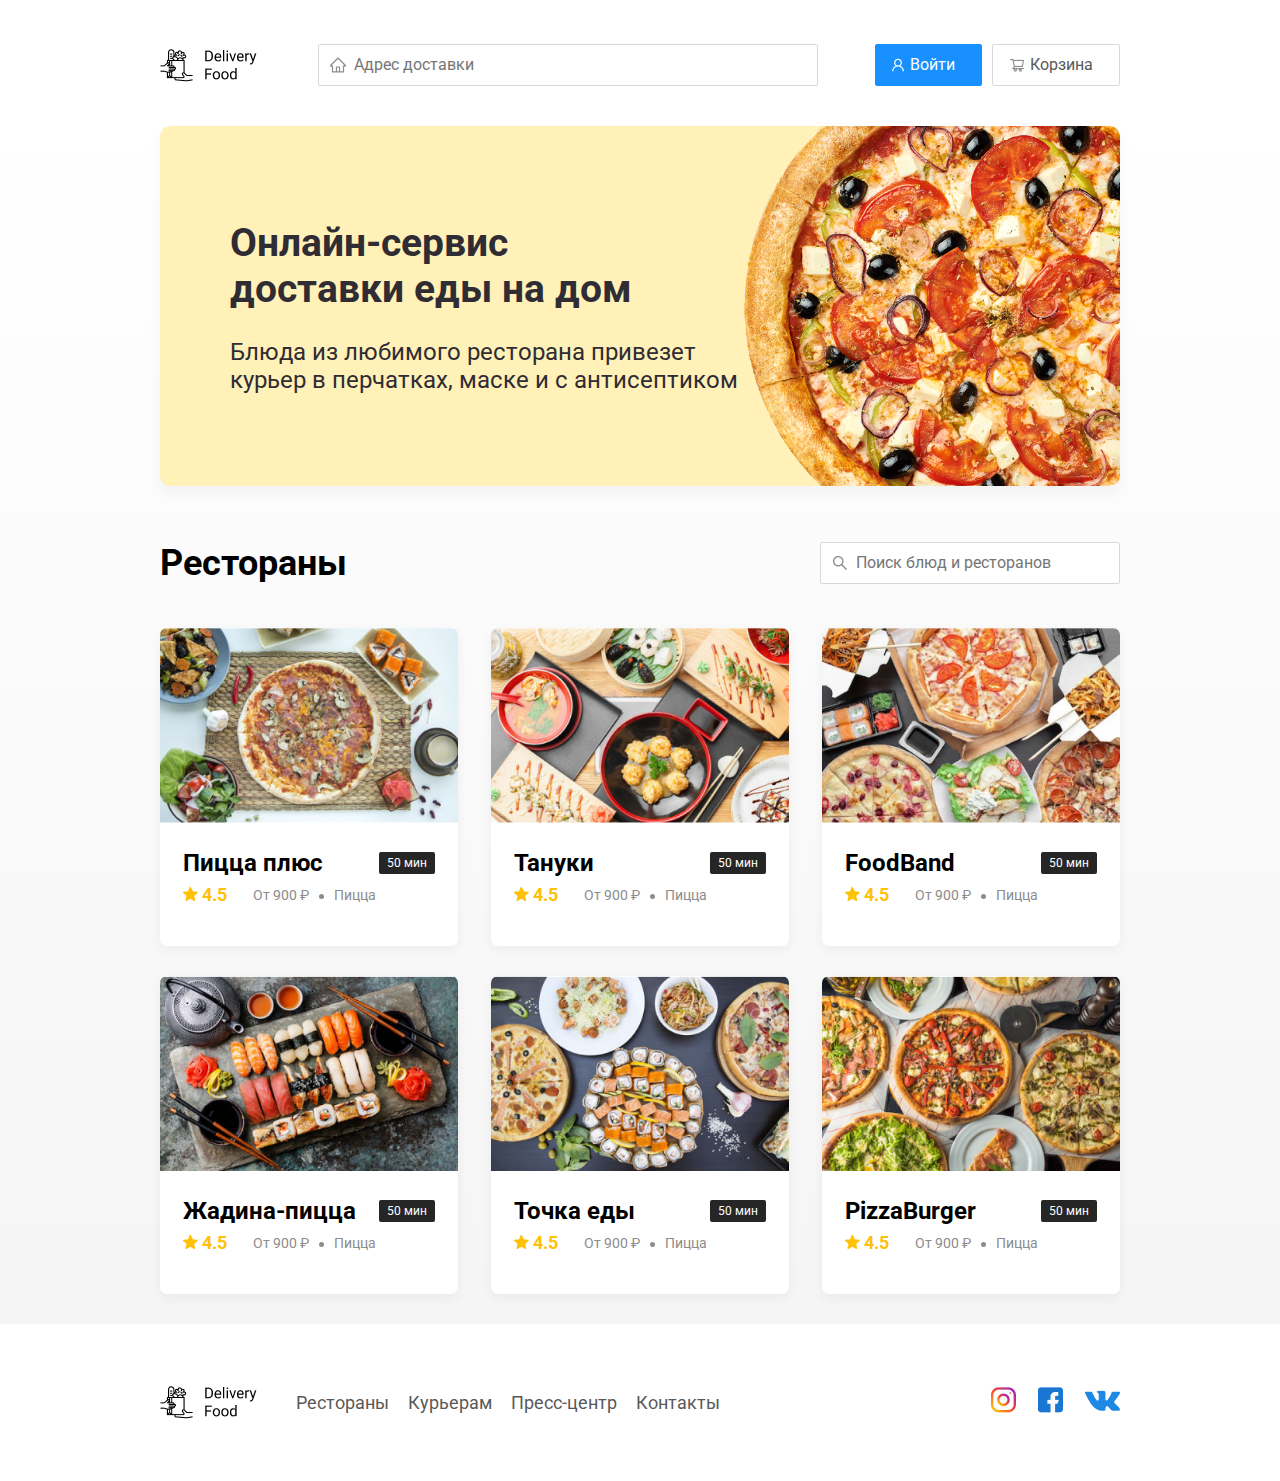
<file: index.html>
<!DOCTYPE html>
<html lang="en">
<head>
    <meta charset="UTF-8">
    <meta name="viewport" content="width=device-width, initial-scale=1.0">
    <title>Delivery Food - доставка еды на дом</title>
    <link rel="preconnect" href="https://fonts.gstatic.com">
    <link href="https://fonts.googleapis.com/css2?family=Roboto:wght@400;700&display=swap" rel="stylesheet">
    <link rel="stylesheet" href="css/normalize.css">
    <link rel="stylesheet" href="css/style.css">
</head>
<body>

    <div class="container">
        <header class="header">
            <img src="img/logo.png" alt="Logo" class="logo">
            <input type="text" class="input input-address" placeholder="Адрес доставки">
            <div class="buttons">
                <button class="button button-primary">
                    <img src="img/user.png" alt="user" class="button-icon">
                    <span class="button-text">Войти</span>
                </button>
                <button class="button">
                    <img src="img/shopping-cart.png" alt="shopping cart" class="button-icon">
                    <span class="button-text">Корзина</span>
                </button>
            </div>
        </header>
    </div>

    <main class="main">
        <div class="container">
            <section class="promo">
                <h1 class="promo-title">Онлайн-сервис <br>доставки еды на дом</h1>
                <p class="promo-text">
                    Блюда из любимого ресторана привезет курьер в перчатках, маске и с антисептиком
                </p>
            </section>
    
            <section class="restaurants">
                <div class="section-heading">
                    <h2 class="section-title">Рестораны</h2>
                    <input type="text" class="input input-search" placeholder="Поиск блюд и ресторанов">
                </div>
                <div class="cards">

                    <a href="restaurant.html" class="card">
                        <img src="img/image.png" alt="image" class="card-image">
                        <div class="card-text">
                            <div class="card-heading">
                                <h3 class="card-title">Пицца плюс</h3>
                                <span class="card-tag tag">50 мин</span>
                            </div>
                            <div class="card-info">
                                <div class="rating">
                                    <img src="img/rating.png" alt="rating" class="rating-star">
                                    4.5
                                </div>
                                <div class="price">От 900 ₽</div>
                                <div class="category">Пицца</div>
                            </div>
                        </div>
                    </a>
    
                    <a href="restaurant.html" class="card">
                        <img src="img/image2.png" alt="image" class="card-image">
                        <div class="card-text">
                            <div class="card-heading">
                                <h3 class="card-title">Тануки</h3>
                                <span class="card-tag tag">50 мин</span>
                            </div>
                            <div class="card-info">
                                <div class="rating">
                                    <img src="img/rating.png" alt="rating" class="rating-star">
                                    4.5
                                </div>
                                <div class="price">От 900 ₽</div>
                                <div class="category">Пицца</div>
                            </div>
                        </div>
                    </a>
    
                    <a href="restaurant.html" class="card">
                        <img src="img/image3.png" alt="image" class="card-image">
                        <div class="card-text">
                            <div class="card-heading">
                                <h3 class="card-title">FoodBand</h3>
                                <span class="card-tag tag">50 мин</span>
                            </div>
                            <div class="card-info">
                                <div class="rating">
                                    <img src="img/rating.png" alt="rating" class="rating-star">
                                    4.5
                                </div>
                                <div class="price">От 900 ₽</div>
                                <div class="category">Пицца</div>
                            </div>
                        </div>
                    </a>
    
                    <a href="restaurant.html" class="card">
                        <img src="img/image4.png" alt="image" class="card-image">
                        <div class="card-text">
                            <div class="card-heading">
                                <h3 class="card-title">Жадина-пицца</h3>
                                <span class="card-tag tag">50 мин</span>
                            </div>
                            <div class="card-info">
                                <div class="rating">
                                    <img src="img/rating.png" alt="rating" class="rating-star">
                                    4.5
                                </div>
                                <div class="price">От 900 ₽</div>
                                <div class="category">Пицца</div>
                            </div>
                        </div>
                    </a>
    
                    <a href="restaurant.html" class="card">
                        <img src="img/image5.png" alt="image" class="card-image">
                        <div class="card-text">
                            <div class="card-heading">
                                <h3 class="card-title">Точка еды</h3>
                                <span class="card-tag tag">50 мин</span>
                            </div>
                            <div class="card-info">
                                <div class="rating">
                                    <img src="img/rating.png" alt="rating" class="rating-star">
                                    4.5
                                </div>
                                <div class="price">От 900 ₽</div>
                                <div class="category">Пицца</div>
                            </div>
                        </div>
                    </a>
    
                    <a href="restaurant.html" class="card">
                        <img src="img/image6.png" alt="image" class="card-image">
                        <div class="card-text">
                            <div class="card-heading">
                                <h3 class="card-title">PizzaBurger</h3>
                                <span class="card-tag tag">50 мин</span>
                            </div>
                            <div class="card-info">
                                <div class="rating">
                                    <img src="img/rating.png" alt="rating" class="rating-star">
                                    4.5
                                </div>
                                <div class="price">От 900 ₽</div>
                                <div class="category">Пицца</div>
                            </div>
                        </div>
                    </a>
                </div>
            </section>
        </div>
    </main>
    
    <footer class="footer">
        <div class="container">
            <div class="footer-block">
                <img src="img/logo.png" alt="logo" class="logo footer-logo">
                <nav class="footer-nav">
                    <a href="#" class="footer-link">Рестораны</a>
                    <a href="#" class="footer-link">Курьерам</a>
                    <a href="#" class="footer-link">Пресс-центр</a>
                    <a href="#" class="footer-link">Контакты</a>
                </nav>
                <div class="social-links">
                    <a href="#" class="social-link"><img src="img/instagram.png" alt="instagram"></a>
                    <a href="#" class="social-link"><img src="img/fb.png" alt="facebook"></a>
                    <a href="#" class="social-link"><img src="img/vk.png" alt="vk"></a>
                </div>
            </div>
        </div>
    </footer>

</body>
</html>
</file>
<file: css/style.css>
* {
    box-sizing: border-box;
}

body {
    font-family: "Roboto", sans-serif;
    padding-top: 44px;
}

.container {
    max-width: 1200px;
    margin: auto;
}

.header {
    display: flex;
    align-items: center;
    justify-content: space-between;
    margin-bottom: 40px;
}

.input {
    background: #fff;
    border: 1px solid #d9d9d9;
    border-radius: 2px;
    font-size: 16px;
    line-height: 24px;
    padding: 8px;
    padding-left: 35px;
    background-repeat: no-repeat;
    background-position: left 11px center;
}

.input-address {
    flex: 0.8;
    background-image: url(../img/home.png);
}

.input-search {
    width: 300px;
    margin-left: auto;
    background-image: url(../img/search.png);
}

.buttons {
    display: flex;
    align-items: center;
}

.button {
    display: flex;
    align-items: center;
    padding: 8px 16px;
    background: #fff;
    border: 1px solid #d9d9d9;
    box-sizing: border-box;
    box-shadow: 0 0 2px rgba(0, 0, 0, 0.0015);
    border-radius: 2px;
    color: #595959;
    font-size: 16px;
    line-height: 24px;
}

.button-primary {
    background: #1890ff;
    border: 1px solid #1890ff;
    color: #fff;
    margin-right: 10px;
}

.button-icon {
    margin-right: 6px;
}

.button-text {
    margin-right: 10px;
}

section.promo {
    box-shadow: 0 7px 12px rgba(158, 158, 163, 0.1);
    background: #fff1b8 url(../img/promo-image.png) no-repeat 450px;
    background-size: 80%;
    border-radius: 10px;
    padding: 68px 70px;
    margin-bottom: 56px;
}

.promo-text {
    font-style: normal;
    font-weight: normal;
    font-size: 24px;
    line-height: 28px;
    color: #302c34;
    max-width: 538px;
}

.promo-title {
    font-style: normal;
    font-weight: bold;
    font-size: 39px;
    line-height: 46px;
    color: #302c34;
}

.main {
    background: linear-gradient(180deg, rgba(245, 245, 245, 0) 1.04%, #f5f5f5 100%);
}

.section-heading {
    display: flex;
    align-items: center;
    margin-bottom: 44px;
}

.section-title {
    font-style: normal;
    font-weight: bold;

    margin-right: 30px;

    font-size: 36px;
    line-height: 42px;
    margin: 0;
    color: #000;
}

.cards {
    display: flex;
    align-items: flex-start;
    justify-content: space-between;
    flex-wrap: wrap;
    max-width: 1200px;
    margin: auto;
}

.card {
    background: #fff;
    box-shadow: 0 4px 12px rgba(0, 0, 0, 0.05);
    border-radius: 7px;
    overflow: hidden;
    margin-bottom: 30px;
    flex-basis: 31%;
    text-decoration: none;
}

.card-image {
    width: 100%;
    object-fit: cover;
}

.card-text {
    padding-top: 20px;
    padding-bottom: 35px;
    padding-left: 23px;
    padding-right: 23px;
}

.card-heading {
    display: flex;
    align-items: center;
    justify-content: space-between;
}

.card-title {
    margin: 0;
    font-style: normal;
    font-weight: bold;
    font-size: 24px;
    line-height: 32px;
    color: #000;
}

.card-title-reg {
    font-weight: 400;
}

.card-tag {
    font-style: normal;
    font-weight: normal;
    font-size: 12px;
    line-height: 20px;
    color: #fff;
    background: #262626;
    border-radius: 2px;
    padding: 1px 8px;
}

.card-info {
    display: flex;
    align-items: center;
    flex-wrap: wrap;
}

.card-price-bold {
    font-weight: bold;
    font-size: 20px;
    line-height: 32px;
    margin-left: 30px;
}

.card-buttons {
    display: flex;
    align-items: center;
    margin-top: 24px;
}

.rating {
    margin-right: 26px;
    color: #ffc107;
    font-weight: bold;
    font-size: 18px;
    line-height: 32px;
}

.rating-star.res {
    margin-left: 30px;
}

.price,
.category {
    color: #8c8c8c;
    font-size: 18px;
    line-height: 32px;
}

.price {
    margin-right: 10px;
}

.category {
    text-overflow: ellipsis;
    overflow: hidden;
    white-space: nowrap;
    max-width: 150px;
}

.price:after {
    content: "";
    width: 5px;
    height: 5px;
    background-color: #8c8c8c;
    display: inline-block;
    vertical-align: middle;
    border-radius: 50%;
    margin-left: 10px;
}

.ingredients {
    color: #8c8c8c;
    font-size: 18px;
    line-height: 21px;
}

.footer {
    padding: 60px 0;
}

.footer-block {
    display: flex;
    align-items: center;
    justify-content: space-between;
}

.footer-link {
    display: inline-block;
    color: #595959;
    font-style: normal;
    font-weight: normal;
    font-size: 18px;
    line-height: 21px;
    text-decoration: none;
}

.footer-link:not(:last-child) {
    margin-right: 15px;
}

.footer-nav {
    margin-left: 35px;
    margin-right: auto;
}

.social-links {
    display: flex;
    align-items: center;
}

.social-link:not(:last-child) {
    margin-right: 21px;
}

.modal {
    position: fixed;
    left: 0;
    top: 0;
    width: 100%;
    height: 100%;
    background: rgba(0, 0, 0, 0.4);
    display: none;
}

.is-open {
    display: flex;
}

.modal-dialog {
    max-width: 780px;
    width: 95%;
    background: #fff;
    border-right: 5px;
    margin: auto;
    padding: 40px 45px;
}

.modal-pricetag {
    background: #262626;
    border-radius: 5px;
    color: #fff;
    padding: 15px 20px;
    font-size: 20px;
    line-height: 23px;
}

.modal-header {
    display: flex;
    align-items: center;
    justify-content: space-between;
    margin-bottom: 45px;
}

.modal-title {
    margin: 0;
    font-weight: bold;
    font-size: 36px;
    line-height: 42px;
}

.close {
    font-size: 36px;
    border: none;
    background-color: transparent;
}

.modal-body {
    margin-bottom: 52px;
}

.food-row {
    display: flex;
    align-items: flex-start;
    justify-content: space-between;
    padding-bottom: 8px;
    border-bottom: 1px solid #d9d9d9;
    margin-bottom: 15px;
}

.food-name {
    font-weight: normal;
    font-size: 18px;
    line-height: 32px;
}

.food-price {
    margin-left: auto;
    margin-right: 47px;
    font-weight: bold;
    font-size: 20px;
    line-height: 32px;
}

.food-counter {
    display: flex;
    align-items: center;
}

.counter-button {
    display: flex;
    align-items: center;
    justify-content: center;
    width: 39px;
    height: 32px;
    background: #fff;
    border: 1px solid #40a9ff;
    box-sizing: border-box;
    border-radius: 2px;
    font-weight: normal;
    font-size: 14px;
    line-height: 22px;
    color: #40a9ff;
}

.counter {
    font-size: 16px;
    line-height: 24px;
    margin-left: 10px;
    margin-right: 10px;
}

.modal-footer {
    display: flex;
    align-items: center;
    justify-content: space-between;
}

.footer-buttons {
    display: flex;
    align-items: center;
}

@media (max-width: 1366px) {
    .container, .cards {
        max-width: 960px;
    }

    .promo {
        background-position: center, right -300px;
        background-size: 750px;
    }

    .category, 
    .price {
        font-size: 14px;
    }
}

@media (max-width: 992px) {
    .container, .cards {
        max-width: 750px;
    }

    .promo {
        padding: 50px;
        background-size: 500px;
        background-position: center right -200px;
    }

    .promo-text {
        font-size: 18px;
        max-width: 400px;
    }

    .card {
        flex-basis: 49%;
    }

    .footer-link {
        font-size: 16px;
    }
}

@media (max-width: 768px) {
    .container, .cards {
        max-width: 560px;
    }

    .card-info {
        flex-wrap: wrap;
    }

    .rating {
        flex-basis: 100%;
    }

    .card-title {
        font-size: 18px;
    }

    .promo {
        background-size: 400px;
        background-position: bottom 50px right -200px;
    }

    .promo-title {
        margin-top: 0;
    }
}

@media (max-width: 578px) {
    .container, .cards {
        max-width: 90%;
    }

    .header {
        flex-wrap: wrap;
    }

    .input-address {
        margin-top: 15px;
        order: 5;
        flex: 1;
    }

    .promo {
        background-image: none;
    }

    .promo-title {
        margin-bottom: 10px;
    }

    .section-title {
        font-size: 20px;
    }

    .card {
        flex-basis: 100%;
    }

    .card-image {
        width: 100%;
    }

    .footer {
        padding: 30px 0;
    }

    .footer-block {
        align-items: flex-start;
    }

    .footer-nav {
        margin-left: 0;
        order: 0;
    }

    .footer-logo {
        margin-right: 15px;
        order: 1;
    }

    .social-links {
        order: 2;
    }
}
</file>
